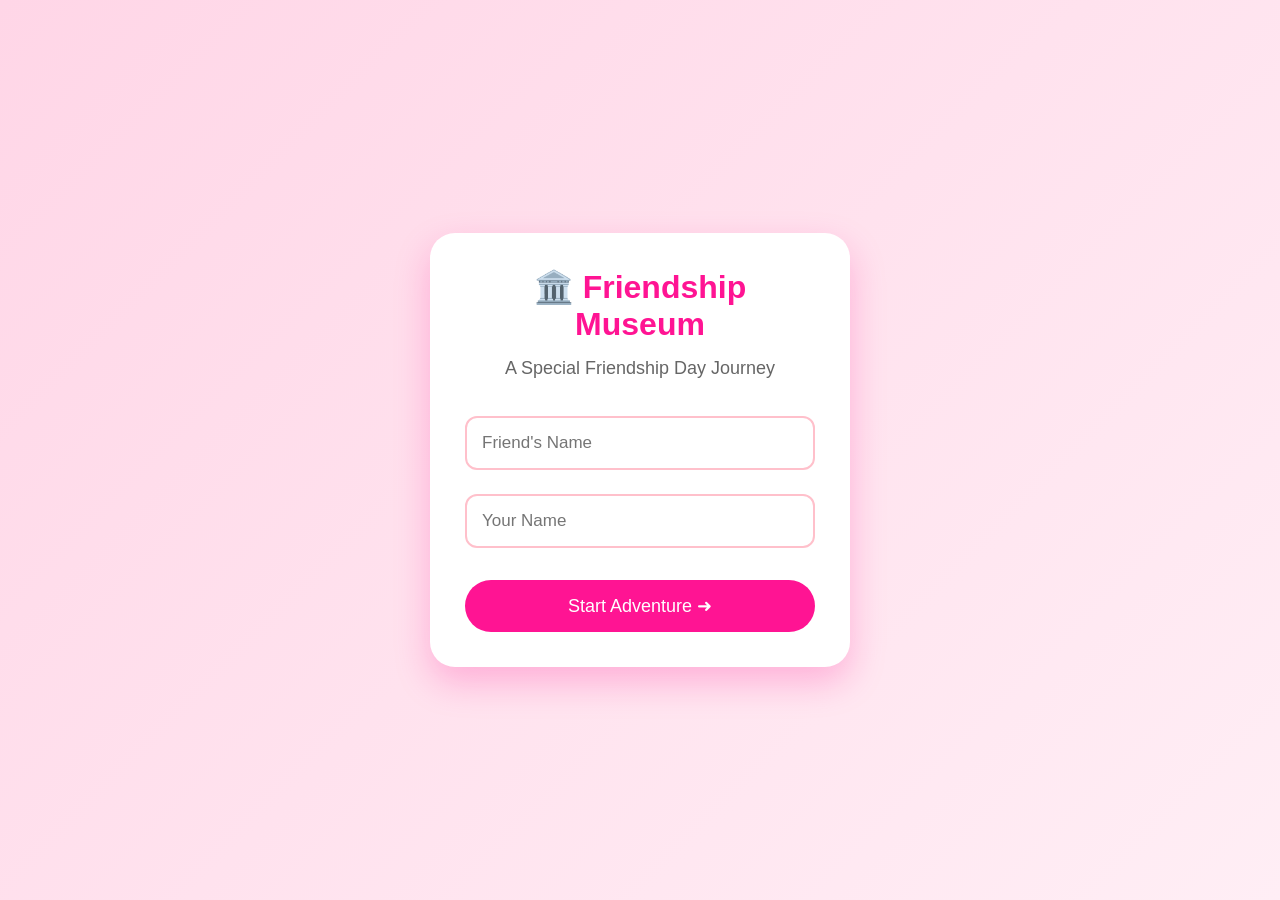
<file: index.html>
<!DOCTYPE html>
<html lang="en">
<head>
<meta charset="UTF-8">
<meta name="viewport" content="width=device-width, initial-scale=1.0">

<title>Friendship Museum</title>

<link rel="stylesheet" href="style.css">

</head>

<body>

<div class="card">

<h1>🏛️ Friendship Museum</h1>

<p class="subtitle">
A Special Friendship Day Journey
</p>

<input type="text" id="friend" placeholder="Friend's Name">

<input type="text" id="you" placeholder="Your Name">

<button onclick="startAdventure()">
Start Adventure ➜
</button>

</div>

<script src="script.js"></script>

</body>
</html>
</file>
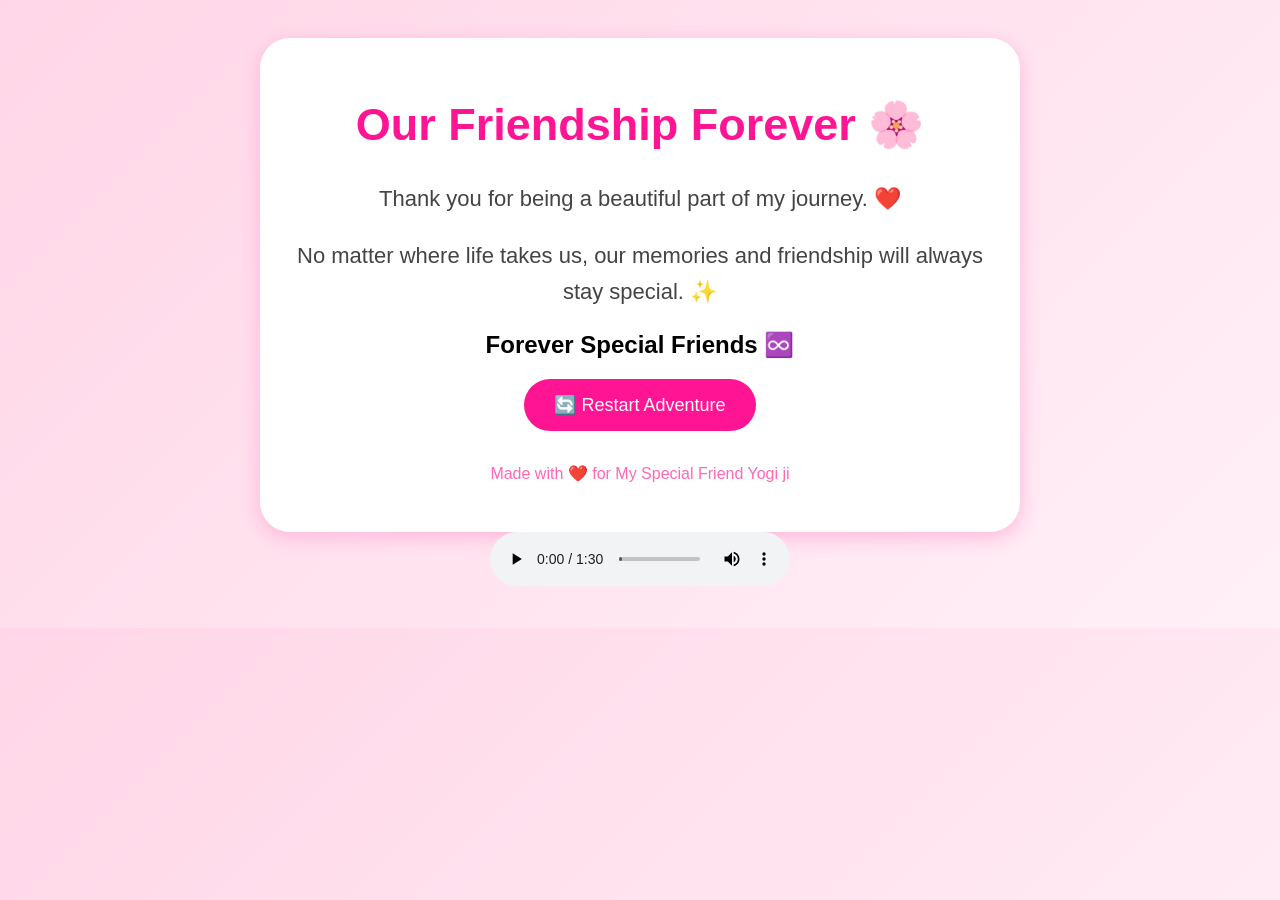
<file: page10.html>
<!DOCTYPE html>
<html>

<head>

<title>Grand Finale ❤️</title>

<style>

body{
    background:linear-gradient(135deg,#ffd6e7,#fff0f7);
    font-family:Arial,sans-serif;
    text-align:center;
    padding:30px;
    overflow:hidden;
}

.container{
    max-width:700px;
    margin:auto;
    background:white;
    padding:30px;
    border-radius:30px;
    box-shadow:0 5px 20px #ffb6d9;
}

h1{
    color:#ff1493;
    font-size:45px;
}

p{
    color:#444;
    font-size:22px;
    line-height:1.6;
}

.heart{
    font-size:60px;
}

button{
    background:#ff1493;
    color:white;
    border:none;
    padding:15px 30px;
    border-radius:30px;
    font-size:18px;
    cursor:pointer;
}

.small{
    margin-top:30px;
    color:#ff69b4;
    font-size:16px;
}

/* Floating Hearts */

.heart{
    position:fixed;
    top:-10%;
    font-size:25px;
    animation:fall 8s linear infinite;
    pointer-events:none;
    z-index:999;
}

@keyframes fall{

from{
    transform:translateY(-10vh);
}

to{
    transform:translateY(110vh);
}

}

</style>

</head>

<body>

<div class="container">

<div class="heart">💖</div>

<h1>Our Friendship Forever 🌸</h1>

<p>
Thank you for being a beautiful part of my journey. ❤️
</p>

<p>
No matter where life takes us,
our memories and friendship will always stay special. ✨
</p>

<h2>Forever Special Friends ♾️</h2>

<button onclick="restart()">
🔄 Restart Adventure
</button>

<p class="small">
Made with ❤️ for My Special Friend Yogi ji
</p>

</div>


<script>

function restart(){
    window.location.href="index.html";
}

</script>

<body>

<!-- Floating Hearts -->

<div class="heart" style="left:10%;animation-delay:0s;">💖</div>
<div class="heart" style="left:25%;animation-delay:2s;">💕</div>
<div class="heart" style="left:40%;animation-delay:4s;">💗</div>
<div class="heart" style="left:60%;animation-delay:1s;">💝</div>
<div class="heart" style="left:80%;animation-delay:3s;">❤️</div>

</body>

<audio autoplay loop controls>
  <source src="music.mp3" type="audio/mpeg">
</audio>

</html>
</file>
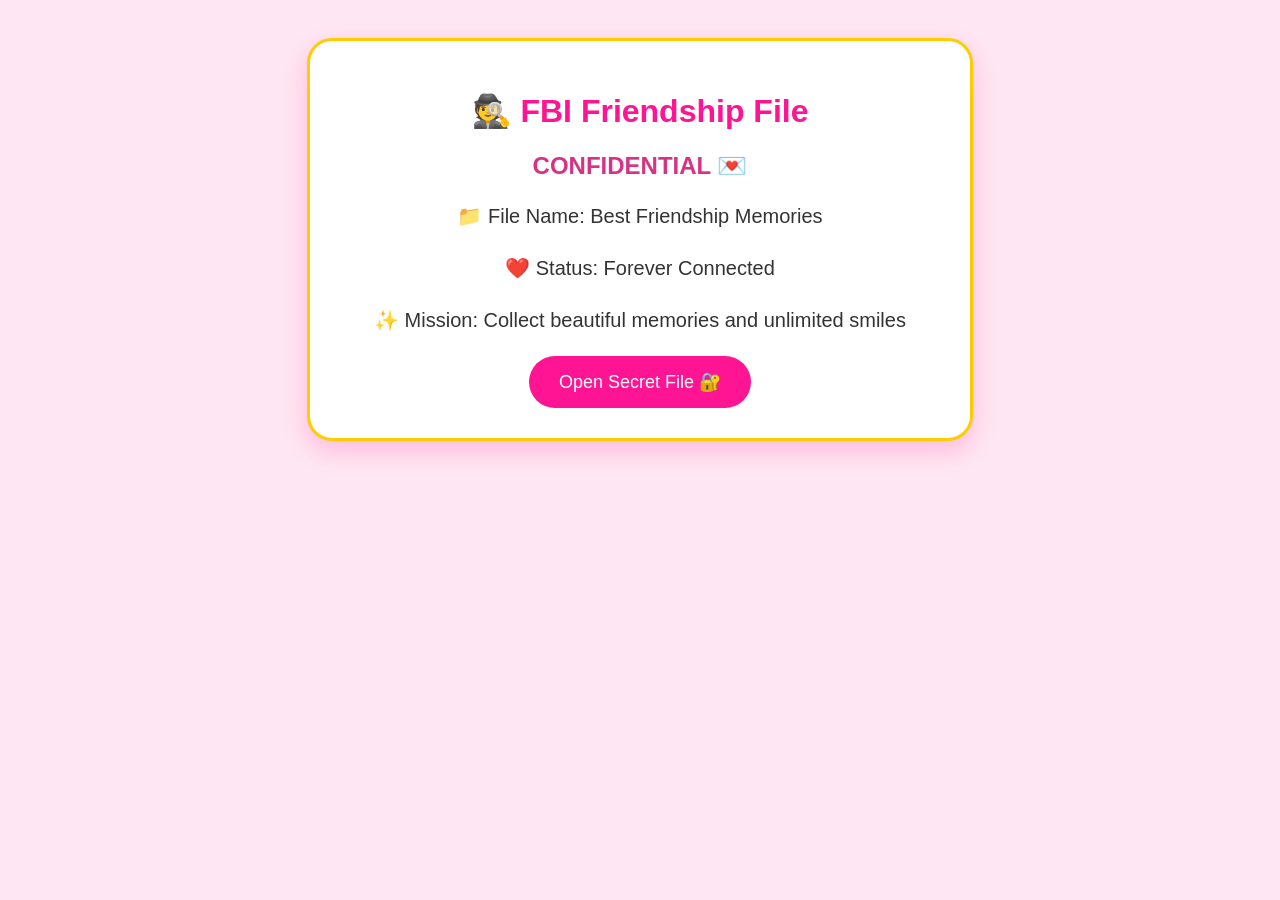
<file: page2.html>
<!DOCTYPE html>
<html>

<head>

<meta name="viewport" content="width=device-width, initial-scale=1.0">

<title>FBI Friendship File</title>

<style>

body{
    background:#ffe6f2;
    color:#333;
    font-family:Arial,sans-serif;
    text-align:center;
    padding:30px;
    overflow-x:hidden;
}


.file{

    background:white;
    border:3px solid #ffcc00;
    border-radius:25px;
    padding:30px;
    max-width:600px;
    margin:auto;
    box-shadow:0 10px 25px rgba(255,20,147,.2);
    animation:fade 1s;

}


h1{
    color:#ff1493;
}


h2{
    color:#d63384;
}


p{

    font-size:20px;
    line-height:1.6;

}


button{

    background:#ff1493;
    color:white;
    border:none;
    padding:15px 30px;
    border-radius:30px;
    font-size:18px;
    cursor:pointer;
    transition:.3s;

}


button:hover{

    background:#e60073;
    transform:scale(1.05);

}




@keyframes fade{

from{

opacity:0;
transform:translateY(30px);

}

to{

opacity:1;
transform:translateY(0);

}

}


/* Mobile */

@media(max-width:600px){

body{

padding:15px;

}

.file{

padding:20px;

}

h1{

font-size:28px;

}

p{

font-size:17px;

}

button{

width:90%;

}

}

/* Floating Hearts */

.heart{
    position:fixed;
    top:-10%;
    font-size:25px;
    animation:fall 8s linear infinite;
    pointer-events:none;
    z-index:999;
}

@keyframes fall{

from{
    transform:translateY(-10vh);
}

to{
    transform:translateY(110vh);
}

}

</style>

</head>


<body>


<div class="file">


<h1>🕵️ FBI Friendship File</h1>


<h2>CONFIDENTIAL 💌</h2>


<p>
📁 File Name: Best Friendship Memories
</p>


<p>
❤️ Status: Forever Connected
</p>


<p>
✨ Mission: Collect beautiful memories and unlimited smiles
</p>


<button onclick="openFile()">

Open Secret File 🔐

</button>


</div>




<script>

function openFile(){

window.location.href="page3.html";

}

</script>

<body>

<!-- Floating Hearts -->

<div class="heart" style="left:10%;animation-delay:0s;">💖</div>
<div class="heart" style="left:25%;animation-delay:2s;">💕</div>
<div class="heart" style="left:40%;animation-delay:4s;">💗</div>
<div class="heart" style="left:60%;animation-delay:1s;">💝</div>
<div class="heart" style="left:80%;animation-delay:3s;">❤️</div>

  
</body>

</html>
</file>
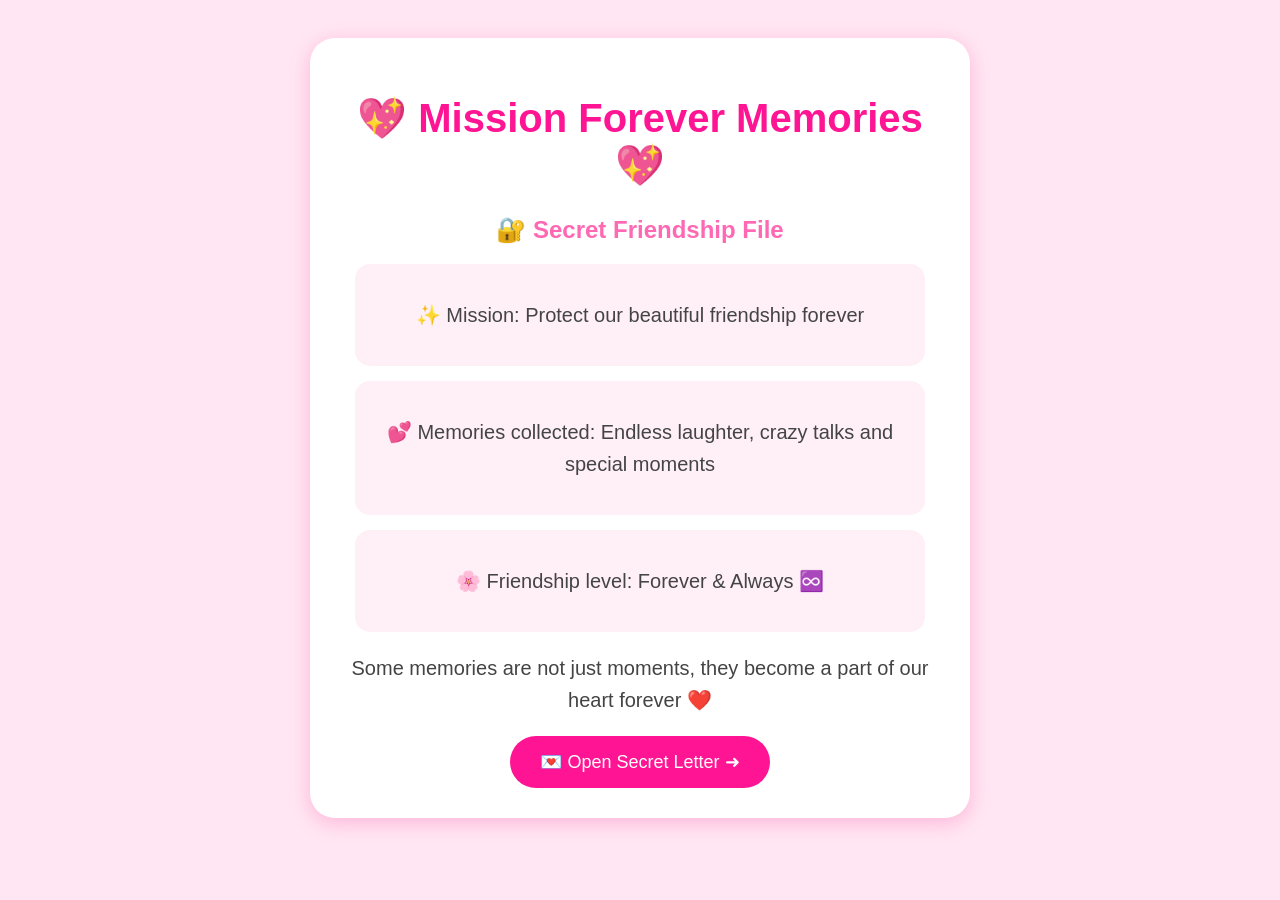
<file: page3.html>
<!DOCTYPE html>
<html>

<head>

<title>Mission Forever Memories 💖</title>

<style>

body{
    background:#ffe6f2;
    font-family:Arial,sans-serif;
    text-align:center;
    padding:30px;
}

.container{
    background:white;
    max-width:600px;
    margin:auto;
    padding:30px;
    border-radius:25px;
    box-shadow:0 5px 20px #ffb6d9;
}

h1{
    color:#ff1493;
    font-size:40px;
}

h2{
    color:#ff69b4;
}

p{
    color:#444;
    font-size:20px;
    line-height:1.6;
}

.memory{
    background:#fff0f7;
    padding:15px;
    margin:15px;
    border-radius:15px;
}

button{
    background:#ff1493;
    color:white;
    border:none;
    padding:15px 30px;
    border-radius:30px;
    font-size:18px;
    cursor:pointer;
}

/* Floating Hearts */

.heart{
    position:fixed;
    top:-10%;
    font-size:25px;
    animation:fall 8s linear infinite;
    pointer-events:none;
    z-index:999;
}

@keyframes fall{

from{
    transform:translateY(-10vh);
}

to{
    transform:translateY(110vh);
}

}

</style>

</head>

<body>

<div class="container">

<h1>💖 Mission Forever Memories 💖</h1>

<h2>🔐 Secret Friendship File</h2>

<div class="memory">
<p>
✨ Mission: Protect our beautiful friendship forever
</p>
</div>

<div class="memory">
<p>
💕 Memories collected: Endless laughter, crazy talks and special moments
</p>
</div>

<div class="memory">
<p>
🌸 Friendship level: Forever & Always ♾️
</p>
</div>

<p>
Some memories are not just moments,
they become a part of our heart forever ❤️
</p>

<button onclick="nextPage()">
💌 Open Secret Letter ➜
</button>

</div>


<script>

function nextPage(){
    window.location.href="page4.html";
}

</script>

<body>
<!-- Floating Hearts -->

<div class="heart" style="left:10%;animation-delay:0s;">💖</div>
<div class="heart" style="left:25%;animation-delay:2s;">💕</div>
<div class="heart" style="left:40%;animation-delay:4s;">💗</div>
<div class="heart" style="left:60%;animation-delay:1s;">💝</div>
<div class="heart" style="left:80%;animation-delay:3s;">❤️</div>

</body>

</html>
</file>
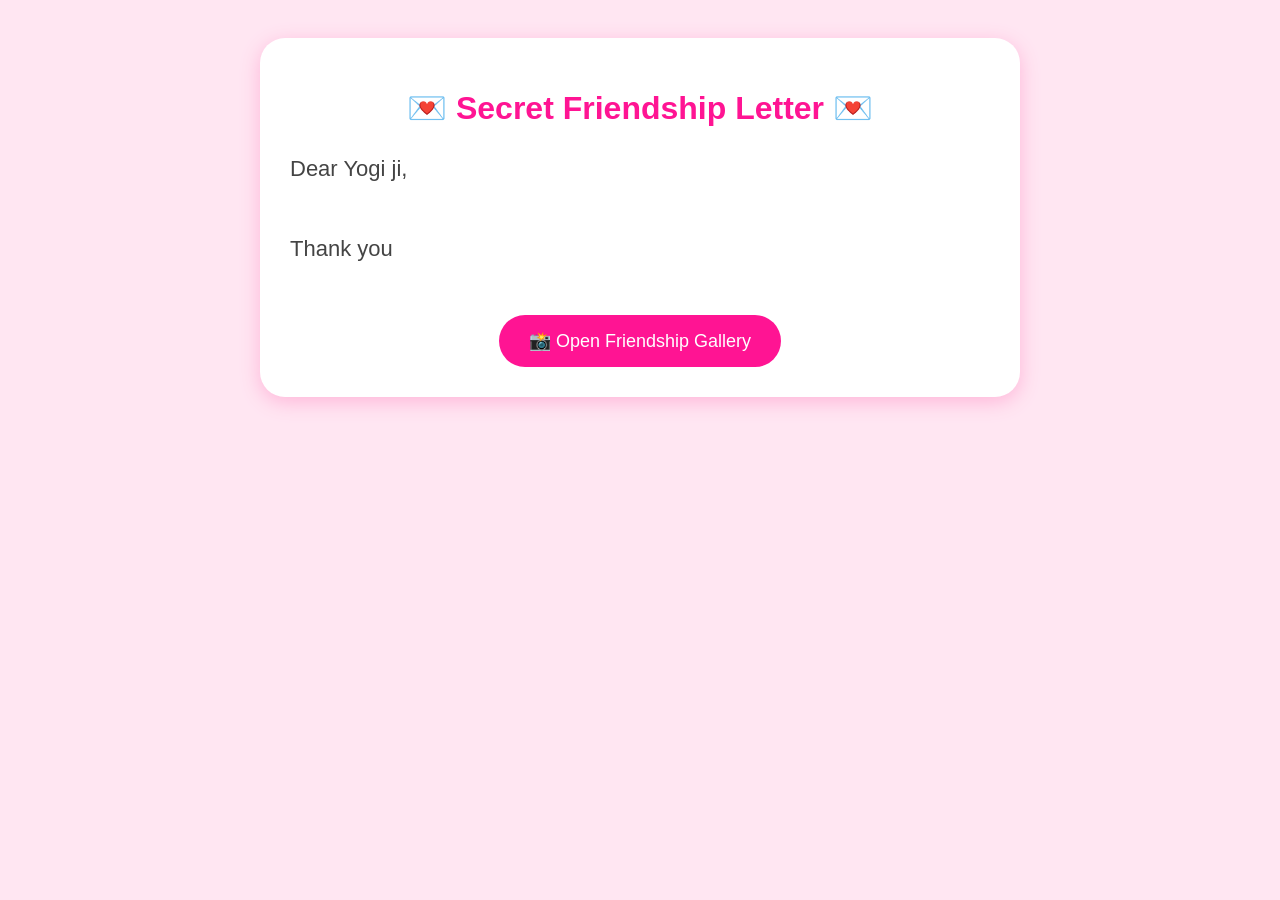
<file: page4.html>
<!DOCTYPE html>
<html>

<head>

<title>Secret Friendship Letter 💌</title>

<style>

body{
    background:#ffe6f2;
    font-family:Arial,sans-serif;
    text-align:center;
    padding:30px;
}

.letter{
    max-width:700px;
    margin:auto;
    background:white;
    padding:30px;
    border-radius:25px;
    box-shadow:0 5px 20px #ffb6d9;
}

h1{
    color:#ff1493;
}

#letter{
    font-size:22px;
    color:#444;
    line-height:1.8;
    white-space:pre-line;
    text-align:left;
}

button{
    background:#ff1493;
    color:white;
    border:none;
    padding:15px 30px;
    border-radius:30px;
    font-size:18px;
    cursor:pointer;
    margin-top:25px;
}

button:hover{
    background:#ff3399;
}

/* Floating Hearts */

.heart{
    position:fixed;
    top:-10%;
    font-size:25px;
    animation:fall 8s linear infinite;
    pointer-events:none;
    z-index:999;
}

@keyframes fall{

from{
    transform:translateY(-10vh);
}

to{
    transform:translateY(110vh);
}

}

</style>

</head>

<body>

<div class="letter">

<h1>💌 Secret Friendship Letter 💌</h1>

<p id="letter"></p>

<button onclick="openGallery()">
📸 Open Friendship Gallery
</button>

</div>

<script>

const text = `Dear Yogi ji,

Thank you for always being there for me. ❤️

You are one of the most beautiful parts of my life.

Every smile, every laugh and every memory with you is a treasure that I will always keep in my heart.

No matter where life takes us, our friendship will stay forever.

Thank you for making my life happier and brighter.

Happy Friendship Day Yogi ji! 🌸

Forever Friends... ♾️💖`;

let i = 0;

function typeLetter(){

    if(i < text.length){

        document.getElementById("letter").innerHTML += text.charAt(i);

        i++;

        setTimeout(typeLetter,40);

    }

}

window.onload = typeLetter;

function openGallery(){

    window.location.href="page5.html";

}

</script>

<body>

<!-- Floating Hearts -->

<div class="heart" style="left:10%;animation-delay:0s;">💖</div>
<div class="heart" style="left:25%;animation-delay:2s;">💕</div>
<div class="heart" style="left:40%;animation-delay:4s;">💗</div>
<div class="heart" style="left:60%;animation-delay:1s;">💝</div>
<div class="heart" style="left:80%;animation-delay:3s;">❤️</div>

</body>

</html>
</file>
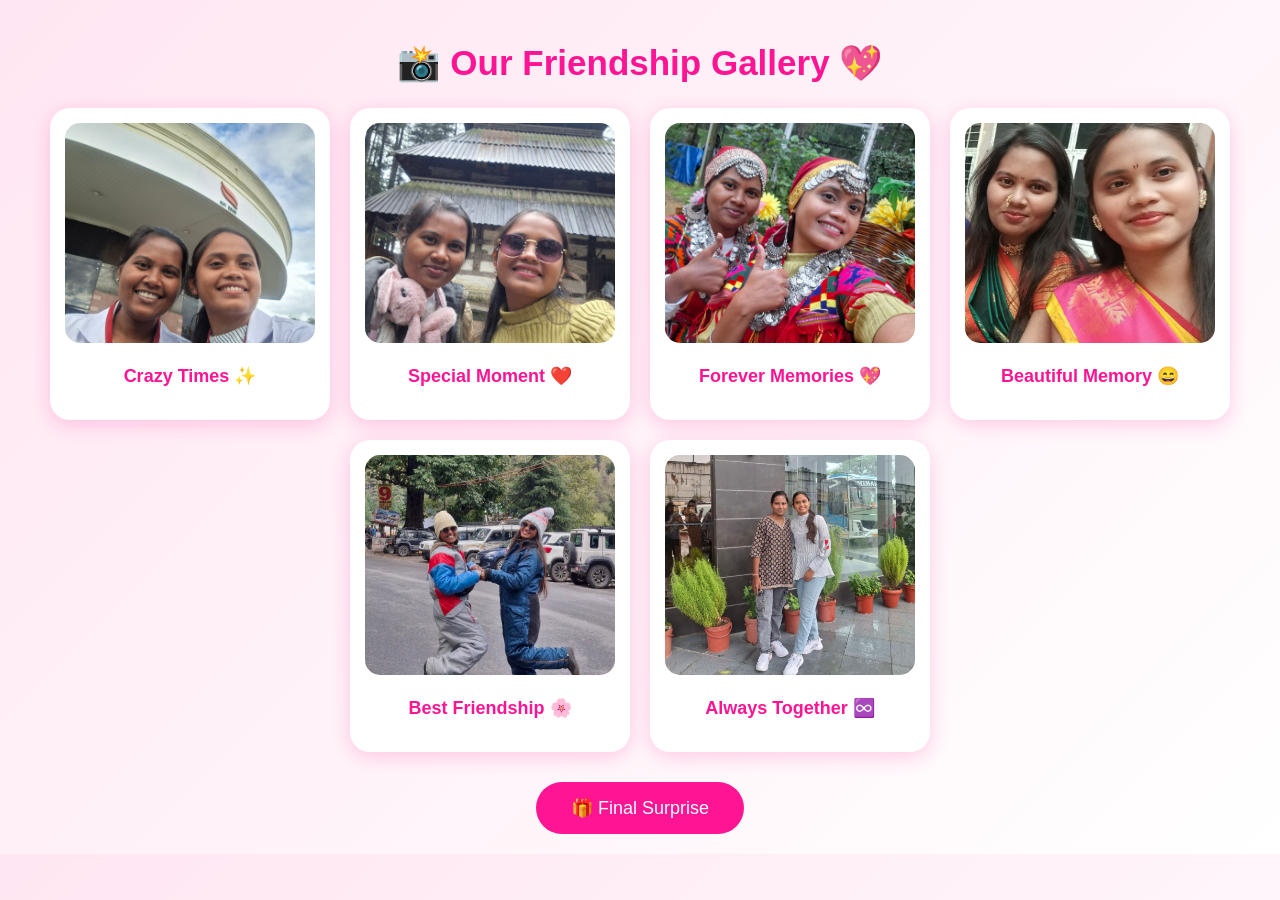
<file: page5.html>
<!DOCTYPE html>
<html>

<head>

<meta name="viewport" content="width=device-width, initial-scale=1.0">

<title>Friendship Gallery 💖</title>

<style>

  /* Floating Hearts */

.heart{
    position:fixed;
    top:-10%;
    font-size:25px;
    animation:fall 8s linear infinite;
    pointer-events:none;
    z-index:999;
}

@keyframes fall{

from{
    transform:translateY(-10vh);
}

to{
    transform:translateY(110vh);
}

}

body{
    margin:0;
    padding:20px;
    background:linear-gradient(135deg,#ffe6f2,#fff);
    font-family:Arial,sans-serif;
    text-align:center;
}


h1{
    color:#ff1493;
    font-size:35px;
    animation:fade 1s;
}


.gallery{

    display:flex;
    flex-wrap:wrap;
    justify-content:center;
    gap:20px;

}


.card{

    background:white;
    width:250px;
    padding:15px;
    border-radius:20px;
    box-shadow:0 5px 20px rgba(255,20,147,.2);
    animation:slide 1s;
}


.card img{

    width:100%;
    height:220px;
    object-fit:cover;
    border-radius:15px;
    cursor:pointer;
    transition:.4s;

}


.card img:hover{

    transform:scale(1.08);

}


.card p{

    color:#ff1493;
    font-size:18px;
    font-weight:bold;

}


button{

    margin-top:30px;
    padding:15px 35px;
    background:#ff1493;
    color:white;
    border:none;
    border-radius:30px;
    font-size:18px;
    cursor:pointer;

}


button:hover{

    background:#e60073;
    transform:scale(1.05);

}


/* Image Zoom Popup */

#zoom{

    display:none;
    position:fixed;
    top:0;
    left:0;
    width:100%;
    height:100%;
    background:rgba(0,0,0,.8);
    justify-content:center;
    align-items:center;
    z-index:1000;

}


#zoom img{

    max-width:90%;
    max-height:90%;
    border-radius:20px;

}


@keyframes fade{

from{
opacity:0;
}

to{
opacity:1;
}

}


@keyframes slide{

from{
transform:translateY(30px);
opacity:0;
}

to{
transform:translateY(0);
opacity:1;
}

}


/* Mobile */

@media(max-width:600px){

h1{
    font-size:28px;
}

.card{

    width:90%;

}

.card img{

    height:200px;

}

button{

    width:90%;

}

}

</style>

</head>


<body>


<h1>📸 Our Friendship Gallery 💖</h1>


<div class="gallery">


<div class="card">
<img src="photo1.jpeg" onclick="zoomImage(this)">
<p>Crazy Times ✨</p>
</div>


<div class="card">
<img src="photo2.jpeg" onclick="zoomImage(this)">
<p>Special Moment ❤️</p>
</div>


<div class="card">
<img src="photo3.jpeg" onclick="zoomImage(this)">
<p>Forever Memories 💖</p>
</div>


<div class="card">
<img src="photo4.jpeg" onclick="zoomImage(this)">
<p>Beautiful Memory 😄</p>
</div>


<div class="card">
<img src="photo5.jpeg" onclick="zoomImage(this)">
<p>Best Friendship 🌸</p>
</div>


<div class="card">
<img src="photo6.jpeg" onclick="zoomImage(this)">
<p>Always Together ♾️</p>
</div>


</div>


<div id="zoom" onclick="closeZoom()">

<img id="bigImage">

</div>


<button onclick="finalPage()">
🎁 Final Surprise
</button>



<script>

function finalPage(){

window.location.href="page6.html";

}


function zoomImage(img){

document.getElementById("zoom").style.display="flex";

document.getElementById("bigImage").src=img.src;

}


function closeZoom(){

document.getElementById("zoom").style.display="none";

}

</script>

<body>
  
  <!-- Floating Hearts -->

<div class="heart" style="left:10%;animation-delay:0s;">💖</div>
<div class="heart" style="left:25%;animation-delay:2s;">💕</div>
<div class="heart" style="left:40%;animation-delay:4s;">💗</div>
<div class="heart" style="left:60%;animation-delay:1s;">💝</div>
<div class="heart" style="left:80%;animation-delay:3s;">❤️</div>

</body>

</html>
</file>
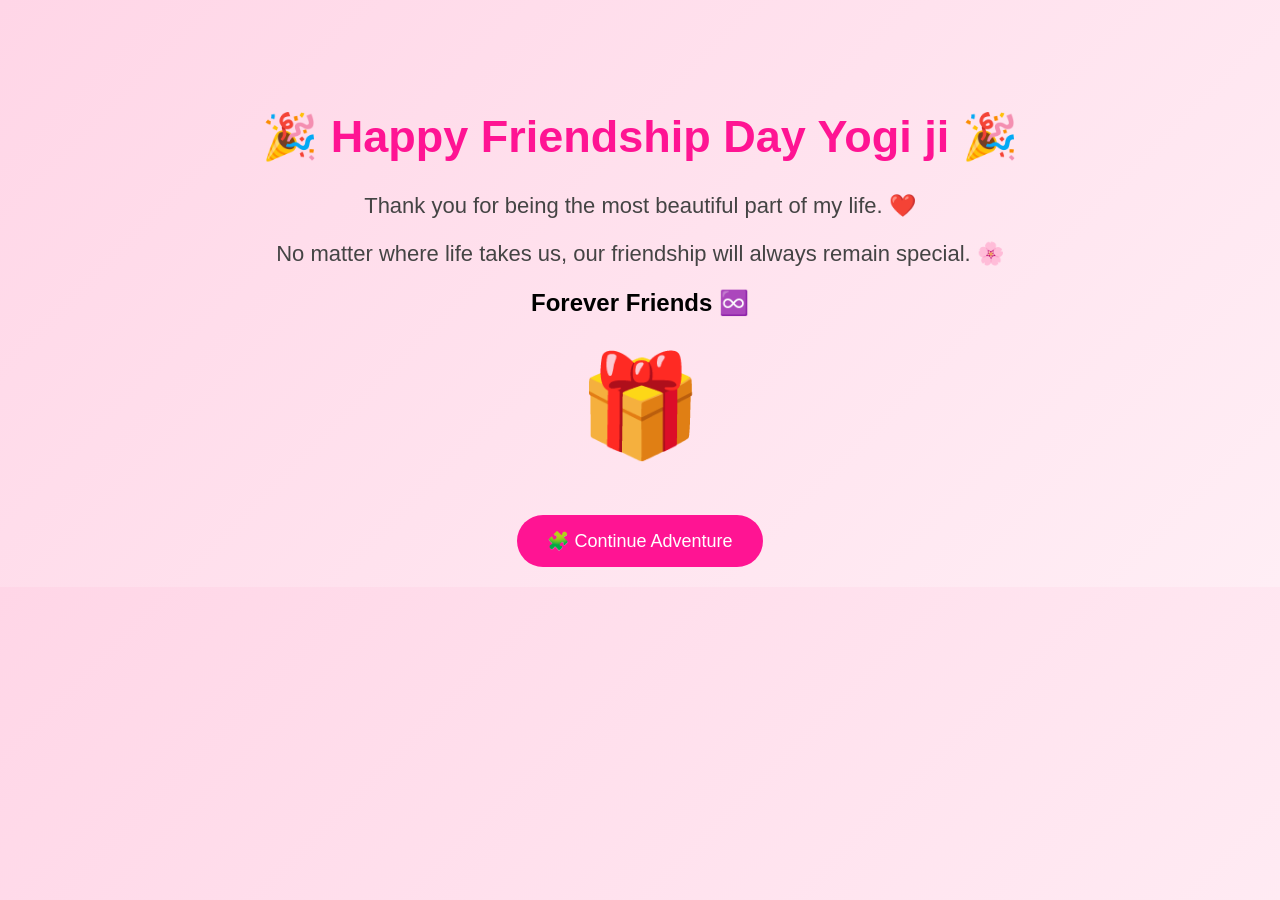
<file: page6.html>
<!DOCTYPE html>
<html>

<head>
<title>Happy Friendship Day ❤️</title>

<style>

body{
    margin:0;
    padding:0;
    background:linear-gradient(135deg,#ffd6e7,#ffeef5);
    font-family:Arial,sans-serif;
    text-align:center;
    overflow-x:hidden;
}

.container{
    margin-top:60px;
    padding:20px;
}

h1{
    color:#ff1493;
    font-size:45px;
}

p{
    font-size:22px;
    color:#444;
    padding:0 20px;
}

button{
    margin-top:20px;
    padding:15px 30px;
    font-size:18px;
    border:none;
    border-radius:30px;
    background:#ff1493;
    color:white;
    cursor:pointer;
}

button:hover{
    background:#ff3399;
}

.gift{
    font-size:100px;
    cursor:pointer;
    transition:.4s;
    margin:30px 0;
}

.gift:hover{
    transform:scale(1.15) rotate(10deg);
}

#giftMessage{
    display:none;
    background:white;
    max-width:650px;
    margin:20px auto;
    padding:25px;
    border-radius:20px;
    box-shadow:0 5px 20px #ffb6d9;
    animation:fadeIn 1s;
}

@keyframes fadeIn{
    from{
        opacity:0;
        transform:translateY(20px);
    }
    to{
        opacity:1;
        transform:translateY(0);
    }
}

.heart{
    position:fixed;
    top:-10%;
    font-size:25px;
    animation:fall 8s linear infinite;
}

@keyframes fall{
    from{
        transform:translateY(-10vh);
    }
    to{
        transform:translateY(110vh);
    }
}

</style>

</head>

<body>

<div class="container">

<h1>🎉 Happy Friendship Day Yogi ji 🎉</h1>

<p>
Thank you for being the most beautiful part of my life. ❤️
</p>

<p>
No matter where life takes us, our friendship will always remain special. 🌸
</p>

<h2>Forever Friends ♾️</h2>

<div class="gift" onclick="openGift()">
🎁
</div>

<div id="giftMessage">

<h2>💖 Surprise For You 💖</h2>

<p>
You are not just my friend... ❤️<br><br>

You are my biggest support, my happiness and one of the most beautiful blessings in my life. 🌸<br><br>

✨ Thank you for every smile.<br>
✨ Thank you for every memory.<br>
✨ Thank you for always being there.<br><br>

Happy Friendship Day Yogi ji! 🤗💖
</p>

</div>

<button onclick="nextQuiz()">
🧩 Continue Adventure
</button>


</div>

<div class="heart" style="left:10%;animation-delay:0s;">💖</div>
<div class="heart" style="left:25%;animation-delay:2s;">💕</div>
<div class="heart" style="left:40%;animation-delay:4s;">💗</div>
<div class="heart" style="left:60%;animation-delay:1s;">💝</div>
<div class="heart" style="left:80%;animation-delay:3s;">💖</div>

<script>

function openGift(){
    document.getElementById("giftMessage").style.display="block";
    document.querySelector(".gift").innerHTML="🎉";
}

function nextQuiz(){
    window.location.href="page7.html";
}

function restart(){
    window.location.href="index.html";
}

</script>

</body>

</html>
</file>
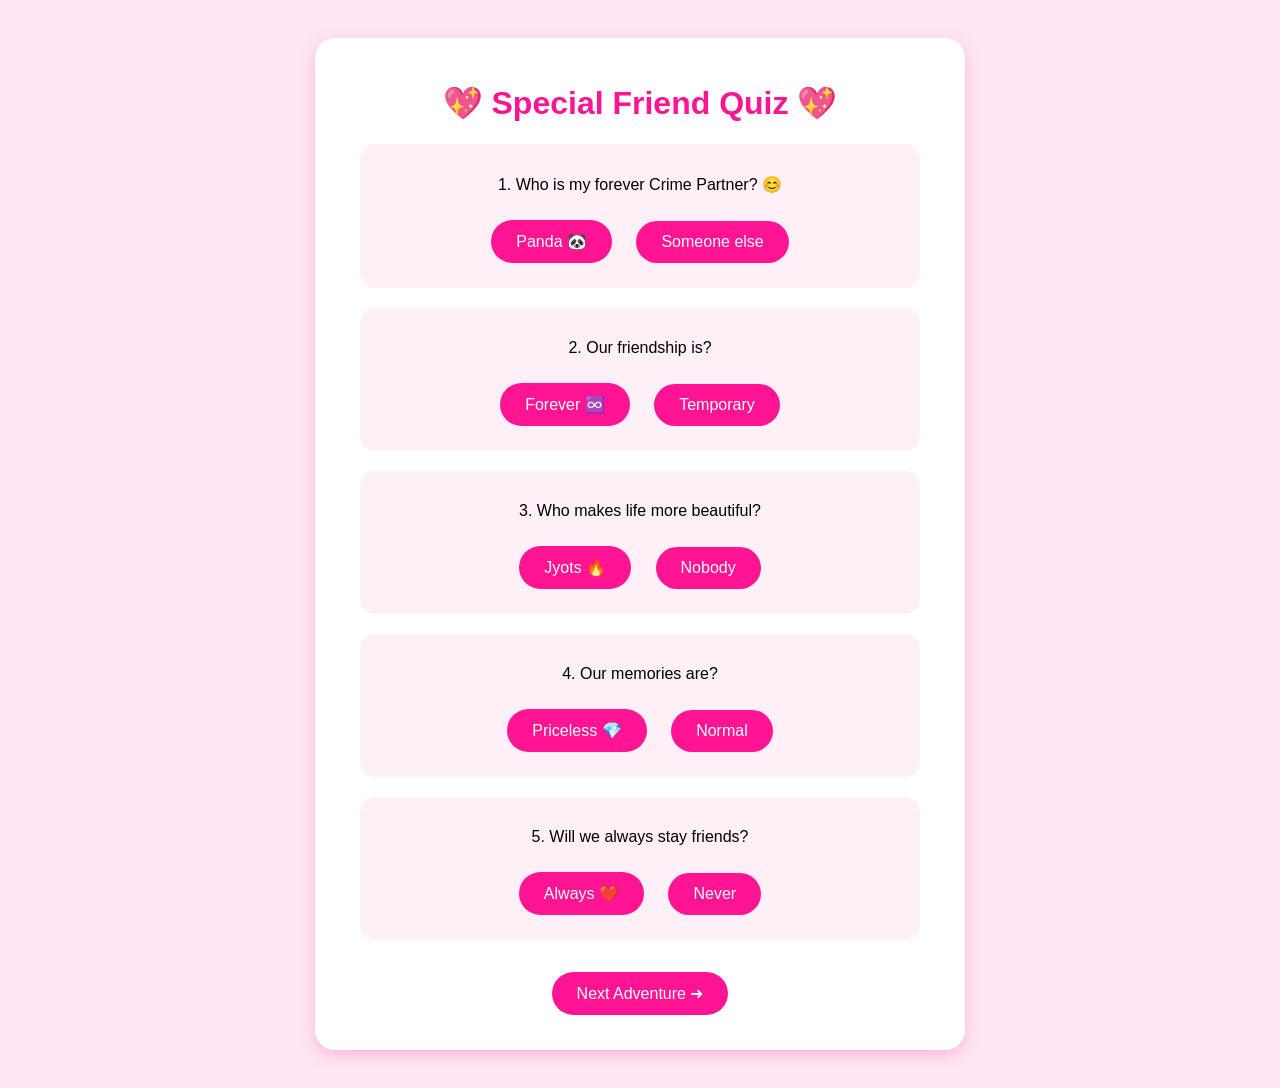
<file: page7.html>
<!DOCTYPE html>
<html>
<head>

<title>Best Friend Quiz 💖</title>

<style>

body{
    background:#ffe6f2;
    font-family:Arial,sans-serif;
    text-align:center;
    padding:30px;
}

.quiz{
    background:white;
    max-width:600px;
    margin:auto;
    padding:25px;
    border-radius:20px;
    box-shadow:0 5px 15px #ffb6d9;
}

h1{
    color:#ff1493;
}

.question{
    margin:20px;
    padding:15px;
    background:#fff0f7;
    border-radius:15px;
}

button{
    background:#ff1493;
    color:white;
    border:none;
    padding:12px 25px;
    border-radius:25px;
    cursor:pointer;
    margin:10px;
    font-size:16px;
}

#result{
    color:#ff1493;
    font-size:22px;
    font-weight:bold;
}

/* Floating Hearts */

.heart{
    position:fixed;
    top:-10%;
    font-size:25px;
    animation:fall 8s linear infinite;
    pointer-events:none;
    z-index:999;
}

@keyframes fall{

from{
    transform:translateY(-10vh);
}

to{
    transform:translateY(110vh);
}

}

</style>

</head>

<body>

<div class="quiz">

<h1>💖 Special Friend Quiz 💖</h1>

<div class="question">
<p>1. Who is my forever Crime Partner? 😊</p>
<button onclick="correct()">Panda 🐼</button>
<button onclick="wrong()">Someone else</button>
</div>

<div class="question">
<p>2. Our friendship is?</p>
<button onclick="correct()">Forever ♾️</button>
<button onclick="wrong()">Temporary</button>
</div>

<div class="question">
<p>3. Who makes life more beautiful?</p>
<button onclick="correct()">Jyots 🔥</button>
<button onclick="wrong()">Nobody</button>
</div>

<div class="question">
<p>4. Our memories are?</p>
<button onclick="correct()">Priceless 💎</button>
<button onclick="wrong()">Normal</button>
</div>

<div class="question">
<p>5. Will we always stay friends?</p>
<button onclick="correct()">Always ❤️</button>
<button onclick="wrong()">Never</button>
</div>

<p id="result"></p>

<button onclick="nextPage()">Next Adventure ➜</button>

</div>


<script>

function correct(){
document.getElementById("result").innerHTML=
"🎉 Correct! You are my Crime Partner and Special Friend ❤️";
}

function wrong(){
document.getElementById("result").innerHTML=
"😜 Try Again!";
}

function nextPage(){
window.location.href="page8.html";
}

</script>

<body>
    <!-- Floating Hearts -->

<div class="heart" style="left:10%;animation-delay:0s;">💖</div>
<div class="heart" style="left:25%;animation-delay:2s;">💕</div>
<div class="heart" style="left:40%;animation-delay:4s;">💗</div>
<div class="heart" style="left:60%;animation-delay:1s;">💝</div>
<div class="heart" style="left:80%;animation-delay:3s;">❤️</div>

</body>

</html>
</file>
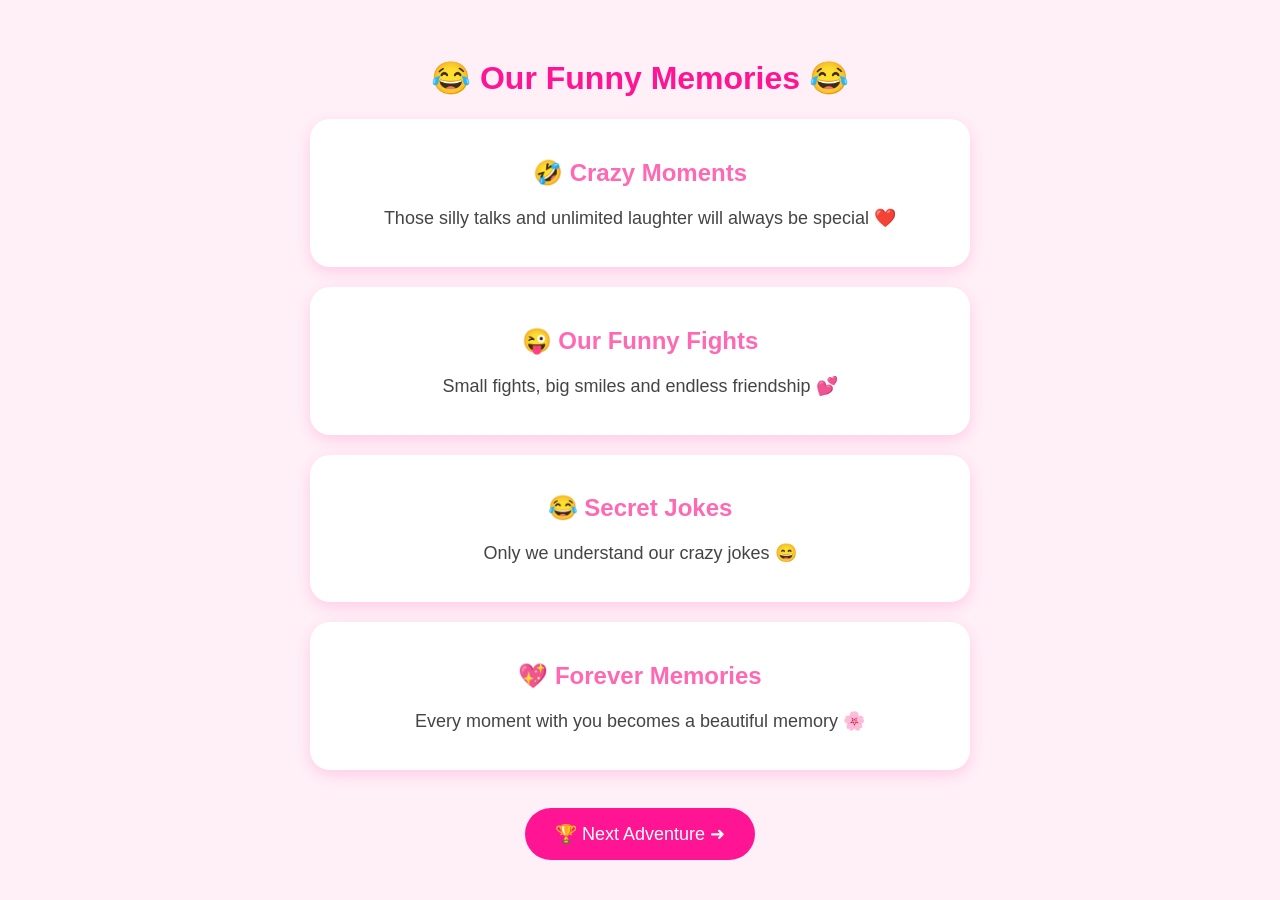
<file: page8.html>
<!DOCTYPE html>
<html>
<head>

<title>Funny Memories 😂</title>

<style>

body{
    background:#fff0f7;
    font-family:Arial,sans-serif;
    text-align:center;
    padding:30px;
}

h1{
    color:#ff1493;
}

.container{
    max-width:700px;
    margin:auto;
}

.memory{
    background:white;
    padding:20px;
    margin:20px;
    border-radius:20px;
    box-shadow:0 5px 15px #ffcce6;
}

h2{
    color:#ff69b4;
}

p{
    font-size:18px;
    color:#444;
}

button{
    background:#ff1493;
    color:white;
    border:none;
    padding:15px 30px;
    border-radius:30px;
    font-size:18px;
    cursor:pointer;
}

/* Floating Hearts */

.heart{
    position:fixed;
    top:-10%;
    font-size:25px;
    animation:fall 8s linear infinite;
    pointer-events:none;
    z-index:999;
}

@keyframes fall{

from{
    transform:translateY(-10vh);
}

to{
    transform:translateY(110vh);
}

}


</style>

</head>

<body>

<h1>😂 Our Funny Memories 😂</h1>

<div class="container">

<div class="memory">
<h2>🤣 Crazy Moments</h2>
<p>
Those silly talks and unlimited laughter will always be special ❤️
</p>
</div>

<div class="memory">
<h2>😜 Our Funny Fights</h2>
<p>
Small fights, big smiles and endless friendship 💕
</p>
</div>

<div class="memory">
<h2>😂 Secret Jokes</h2>
<p>
Only we understand our crazy jokes 😄
</p>
</div>

<div class="memory">
<h2>💖 Forever Memories</h2>
<p>
Every moment with you becomes a beautiful memory 🌸
</p>
</div>

</div>

<br>

<button onclick="nextPage()">
🏆 Next Adventure ➜
</button>


<script>

function nextPage(){
    window.location.href="page9.html";
}

</script>
<body>
    <!-- Floating Hearts -->

<div class="heart" style="left:10%;animation-delay:0s;">💖</div>
<div class="heart" style="left:25%;animation-delay:2s;">💕</div>
<div class="heart" style="left:40%;animation-delay:4s;">💗</div>
<div class="heart" style="left:60%;animation-delay:1s;">💝</div>
<div class="heart" style="left:80%;animation-delay:3s;">❤️</div>

</body>

</html>
</file>
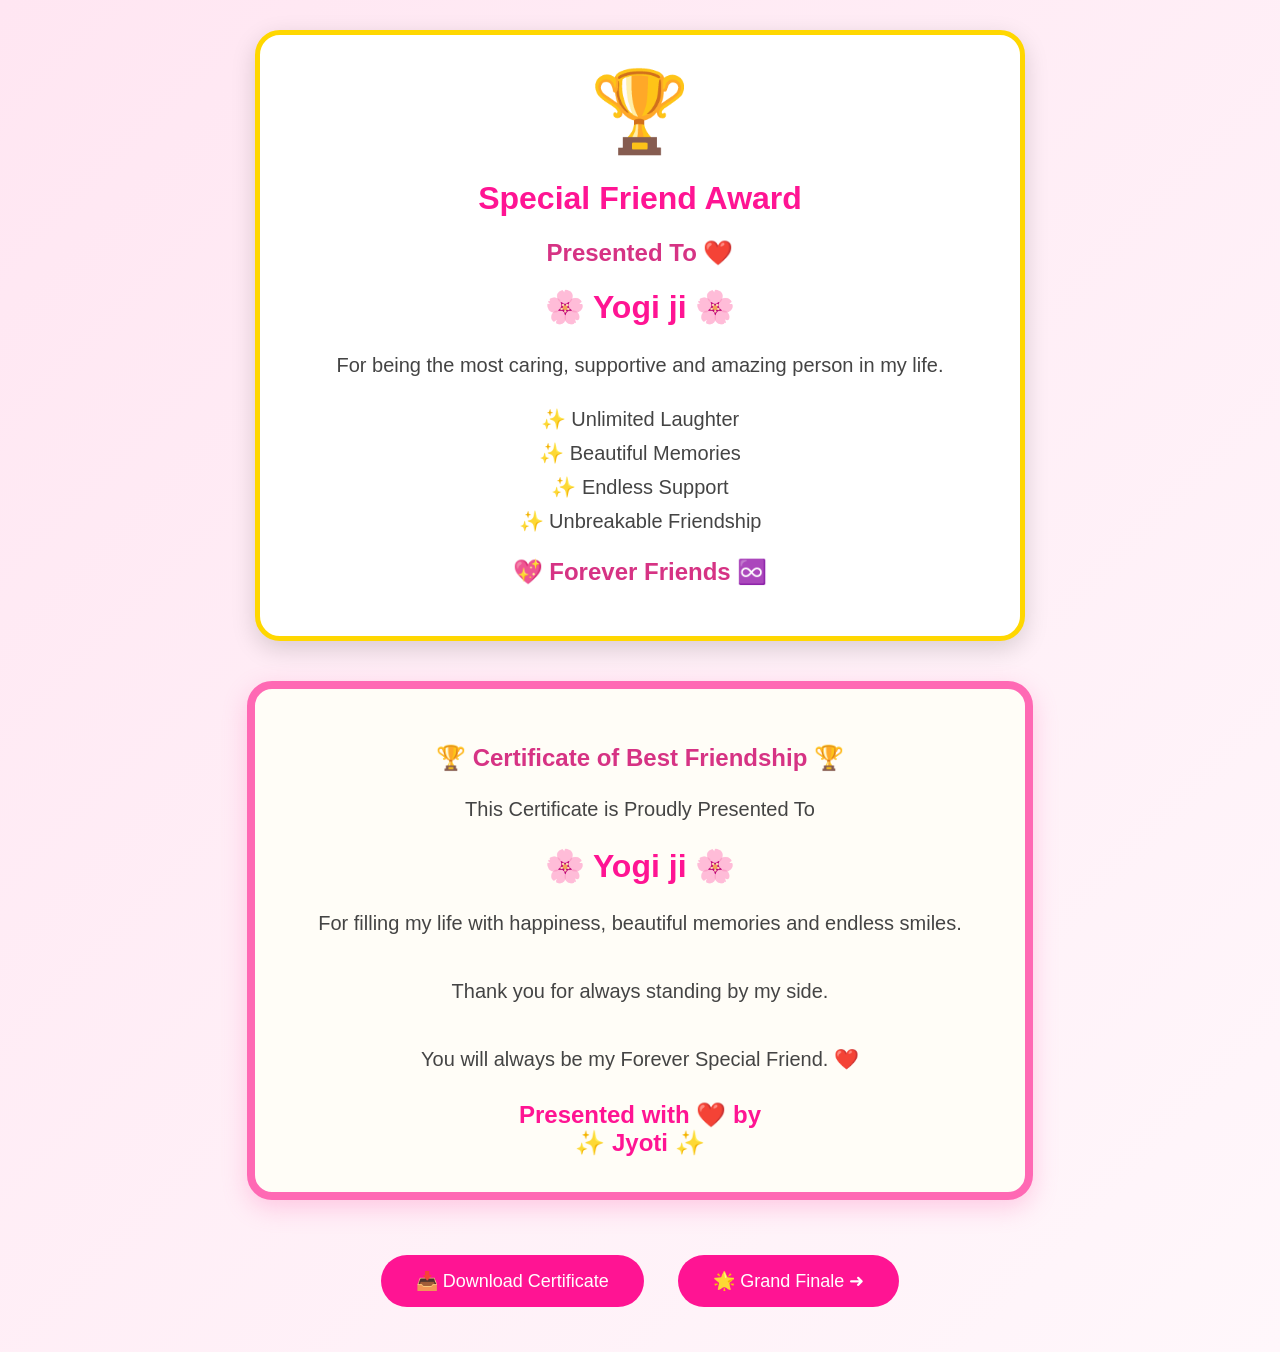
<file: page9.html>
<!DOCTYPE html>
<html>

<head>

<meta name="viewport" content="width=device-width, initial-scale=1.0">

<title>🏆 Best Friend Award & Certificate</title>

<style>

body{
    margin:0;
    padding:30px;
    font-family:Arial,sans-serif;
    text-align:center;
    background:linear-gradient(135deg,#ffe6f2,#fff7fb);
}


/* Floating Hearts */

.heart{
    position:fixed;
    top:-10%;
    font-size:25px;
    animation:fall 8s linear infinite;
    pointer-events:none;
    z-index:999;
}


@keyframes fall{

from{
    transform:translateY(-10vh) rotate(0deg);
    opacity:1;
}

to{
    transform:translateY(110vh) rotate(360deg);
    opacity:0;
}

}


/* Award */

.award{

    max-width:700px;
    margin:auto;
    background:white;
    padding:30px;
    border-radius:25px;
    border:5px solid gold;
    box-shadow:0 8px 25px rgba(0,0,0,0.15);

}


.trophy{

    font-size:80px;

}


h1{

    color:#ff1493;

}


h2{

    color:#d63384;

}


p{

    font-size:20px;
    color:#444;
    line-height:1.7;

}


/* Certificate */

.certificate{

    max-width:700px;
    margin:40px auto;
    background:#fffdf7;
    border:8px solid #ff69b4;
    border-radius:25px;
    padding:35px;
    box-shadow:0 8px 25px rgba(255,105,180,.3);

}


.signature{

    margin-top:25px;
    font-size:24px;
    color:#ff1493;
    font-weight:bold;

}


/* Buttons */

button{

    margin:15px;
    background:#ff1493;
    color:white;
    border:none;
    padding:15px 35px;
    border-radius:30px;
    font-size:18px;
    cursor:pointer;
    transition:.3s;

}


button:hover{

    background:#ff3399;
    transform:scale(1.05);

}


/* Mobile */

@media(max-width:600px){

body{
    padding:15px;
}


.award,
.certificate{

    padding:20px;

}


h1{

    font-size:28px;

}


p{

    font-size:17px;

}


button{

    width:90%;
    margin:10px;

}

.trophy{

    font-size:60px;

}

}

</style>

</head>


<body>


<div class="award">


<div class="trophy">🏆</div>


<h1>Special Friend Award</h1>


<h2>Presented To ❤️</h2>


<h1>🌸 Yogi ji 🌸</h1>


<p>
For being the most caring, supportive and amazing person in my life.
</p>


<p>

✨ Unlimited Laughter<br>
✨ Beautiful Memories<br>
✨ Endless Support<br>
✨ Unbreakable Friendship

</p>


<h2>💖 Forever Friends ♾️</h2>


</div>



<div class="certificate">


<h2>🏆 Certificate of Best Friendship 🏆</h2>


<p>
This Certificate is Proudly Presented To
</p>


<h1>🌸 Yogi ji 🌸</h1>


<p>

For filling my life with happiness,
beautiful memories and endless smiles.

<br><br>

Thank you for always standing by my side.

<br><br>

You will always be my Forever Special Friend. ❤️

</p>



<div class="signature">

Presented with ❤️ by<br>

✨ Jyoti ✨

</div>


</div>



<button onclick="downloadCertificate()">

📥 Download Certificate

</button>


<button onclick="nextPage()">

🌟 Grand Finale ➜

</button>



<!-- Floating Hearts -->


<div class="heart" style="left:5%;animation-delay:0s;">💖</div>
<div class="heart" style="left:15%;animation-delay:2s;">💕</div>
<div class="heart" style="left:25%;animation-delay:4s;">💗</div>
<div class="heart" style="left:35%;animation-delay:1s;">💝</div>
<div class="heart" style="left:45%;animation-delay:3s;">❤️</div>
<div class="heart" style="left:55%;animation-delay:5s;">💖</div>
<div class="heart" style="left:65%;animation-delay:2s;">💕</div>
<div class="heart" style="left:75%;animation-delay:6s;">💗</div>
<div class="heart" style="left:85%;animation-delay:1s;">💝</div>
<div class="heart" style="left:95%;animation-delay:4s;">❤️</div>



<script>

function nextPage(){

window.location.href="page10.html";

}


function downloadCertificate(){

window.print();

}

</script>


</body>

</html>
</file>
<file: style.css>
*{
    margin:0;
    padding:0;
    box-sizing:border-box;
}

body{
    font-family:Arial, sans-serif;
    background:linear-gradient(135deg,#ffd6e7,#ffeef5);
    min-height:100vh;
    display:flex;
    justify-content:center;
    align-items:center;
    overflow-x:hidden;
    position:relative;
}

/* Floating Hearts */

.heart{
    position:fixed;
    top:-10%;
    font-size:25px;
    animation:fall 8s linear infinite;
    pointer-events:none;
    z-index:999;
}

@keyframes fall{

0%{
    transform:translateY(-10vh) rotate(0deg);
    opacity:1;
}

100%{
    transform:translateY(110vh) rotate(360deg);
    opacity:0;
}

}

/* Card */

.card{

    width:420px;
    max-width:92%;
    background:white;
    padding:35px;
    border-radius:25px;
    text-align:center;
    box-shadow:0 15px 35px rgba(255,20,147,.25);
    animation:fadeIn 1.2s;

}

@keyframes fadeIn{

from{
opacity:0;
transform:translateY(30px);
}

to{
opacity:1;
transform:translateY(0);
}

}

h1{

color:#ff1493;
margin-bottom:15px;

}

.subtitle{

font-size:18px;
color:#666;
margin-bottom:25px;

}

input{

width:100%;
padding:15px;
margin:12px 0;
border-radius:12px;
border:2px solid #ffc0cb;
font-size:17px;
outline:none;
transition:.3s;

}

input:focus{

border-color:#ff1493;
box-shadow:0 0 10px #ffb6d9;

}

button{

width:100%;
margin-top:20px;
padding:15px;
background:#ff1493;
color:white;
font-size:18px;
border:none;
border-radius:30px;
cursor:pointer;
transition:.3s;

}

button:hover{

background:#ff3399;
transform:scale(1.05);

}

/* Mobile */

@media(max-width:768px){

body{
padding:20px;
}

.card{

width:100%;
padding:25px;

}

h1{

font-size:30px;

}

.subtitle{

font-size:16px;

}

input{

font-size:16px;

}

button{

font-size:17px;
padding:14px;

}

}
</file>
